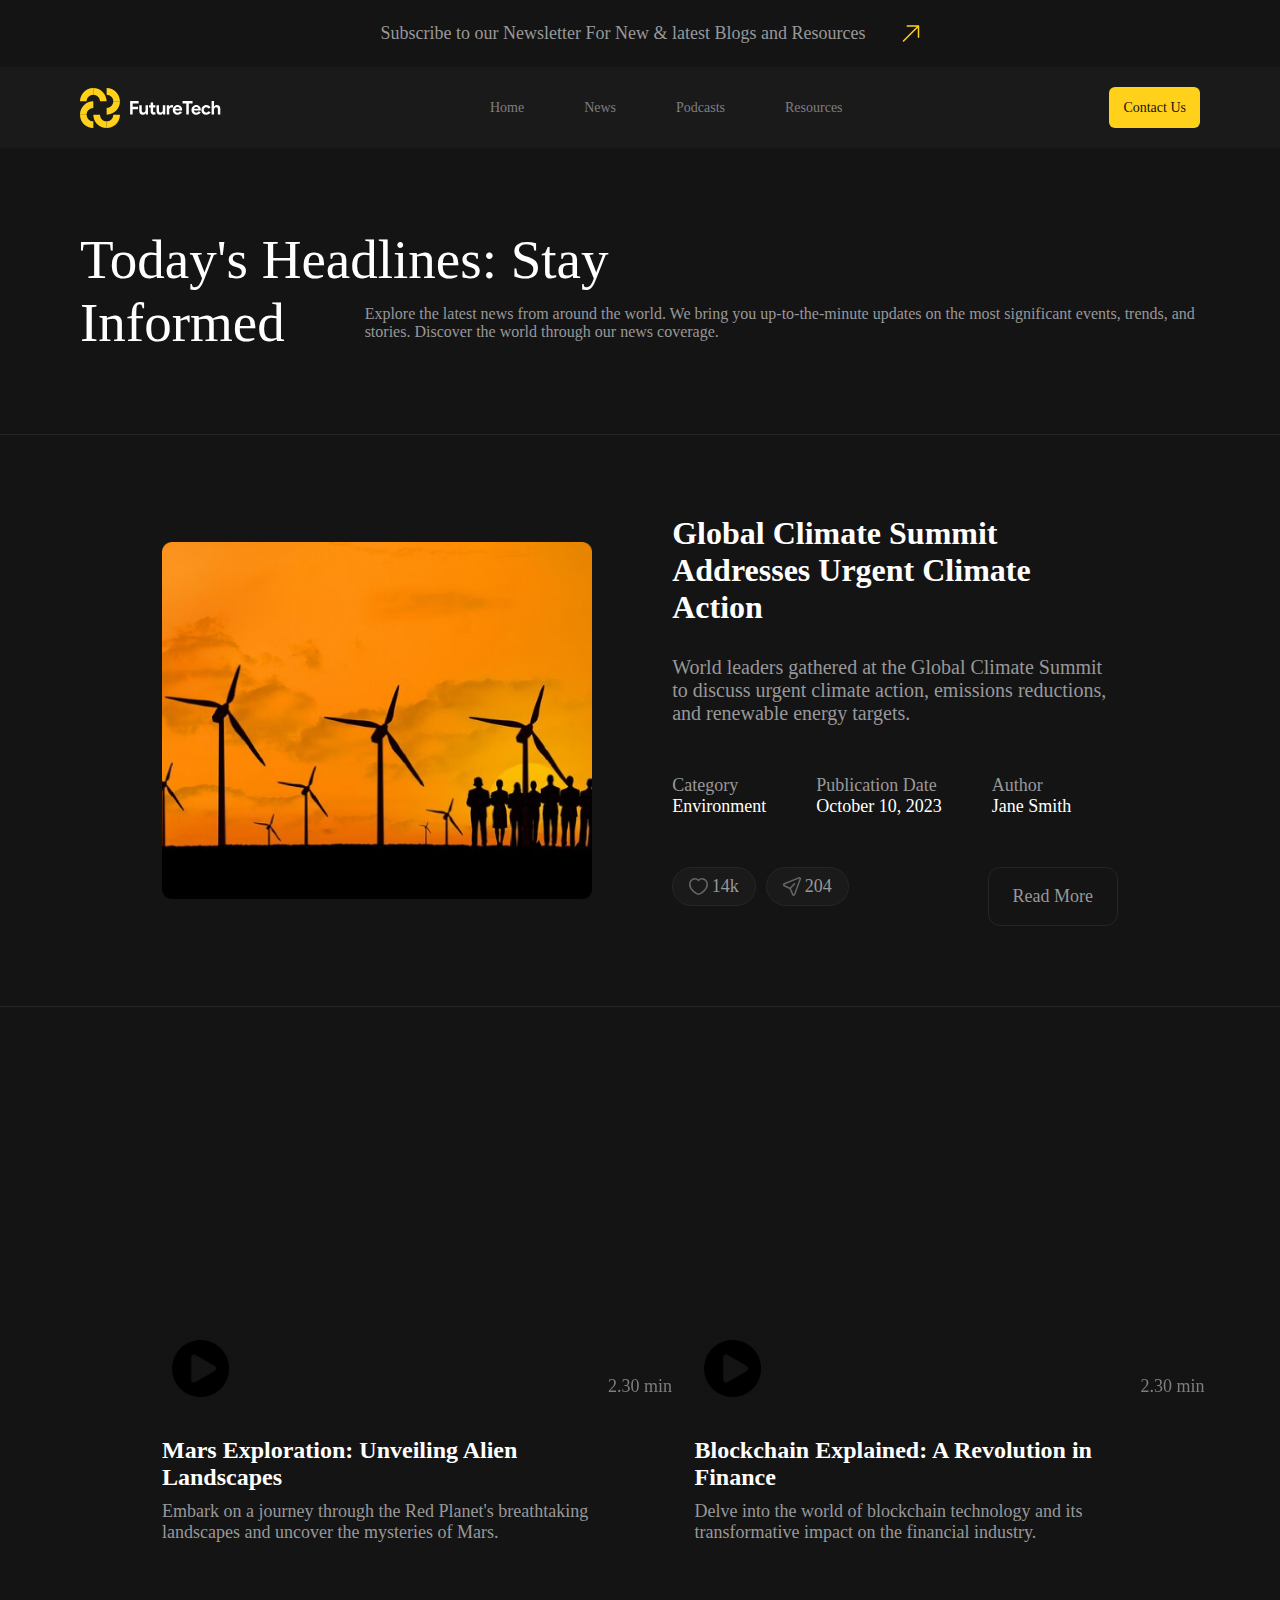
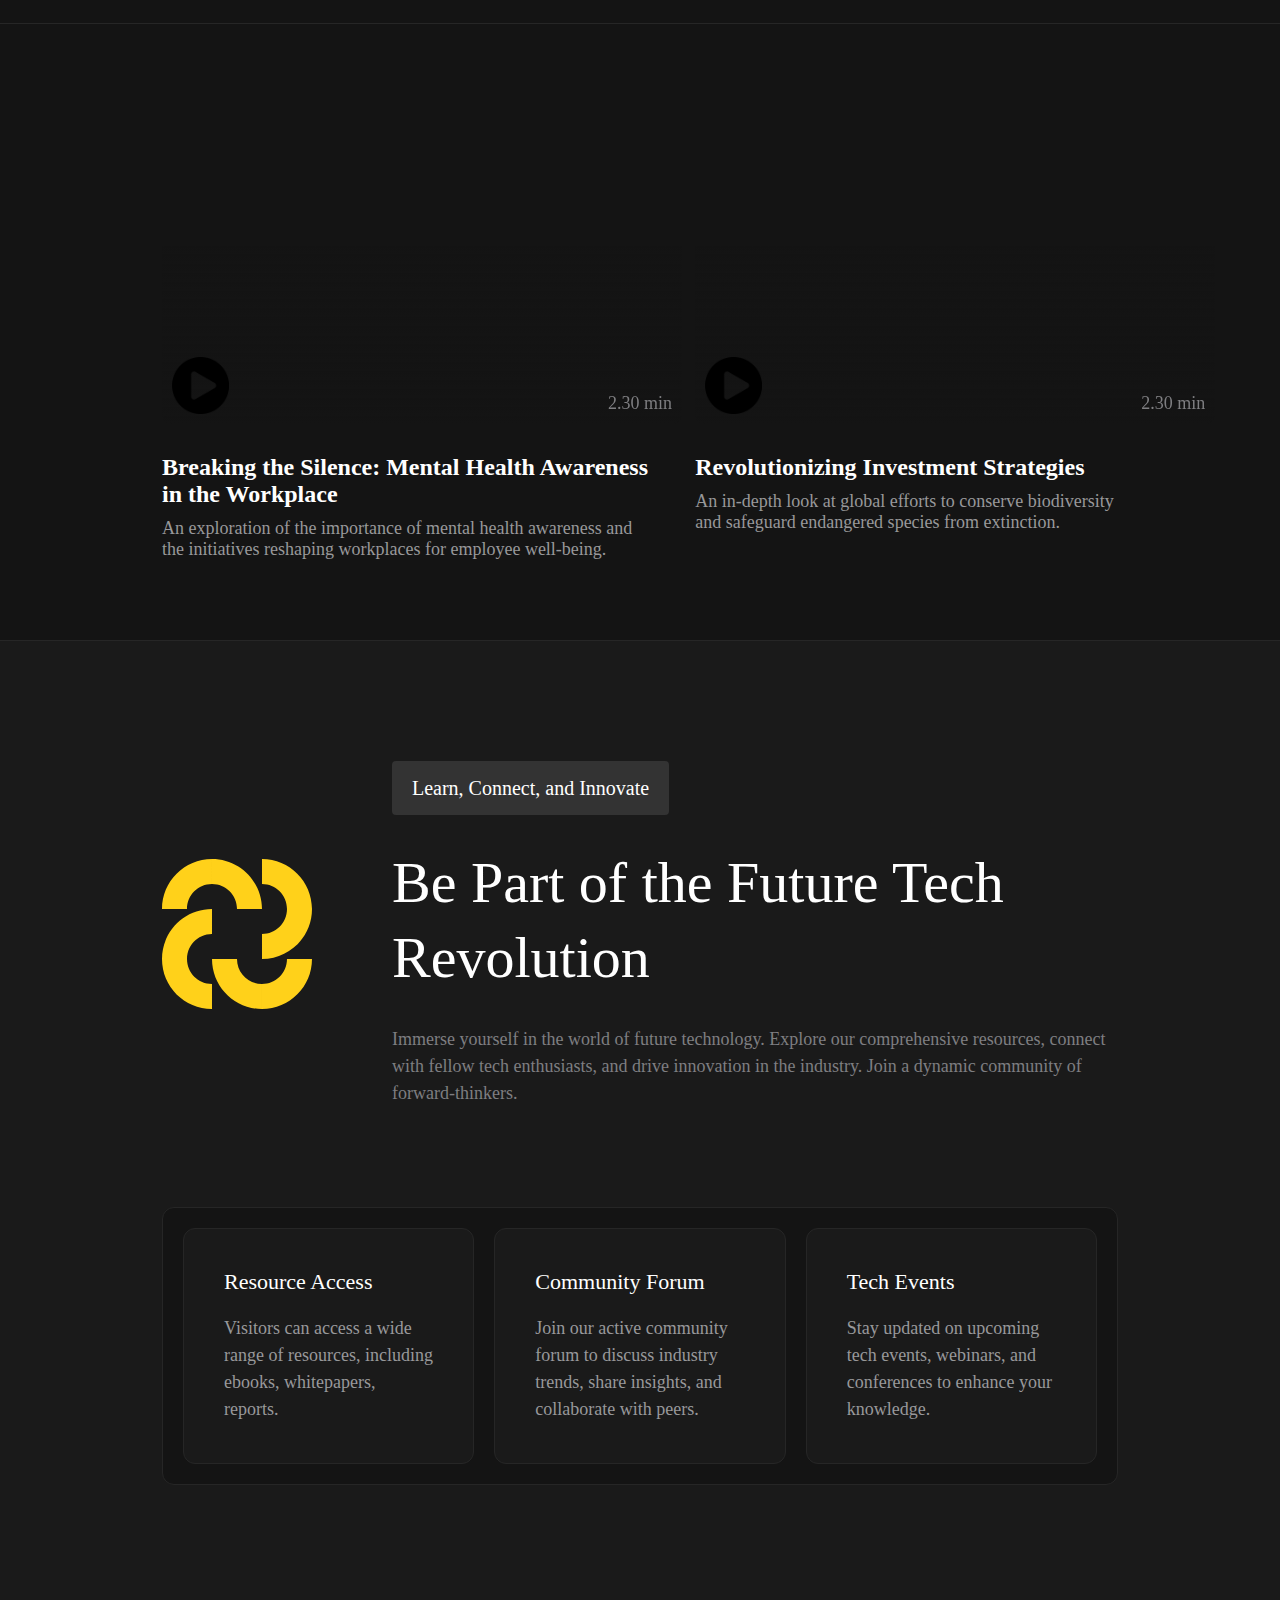
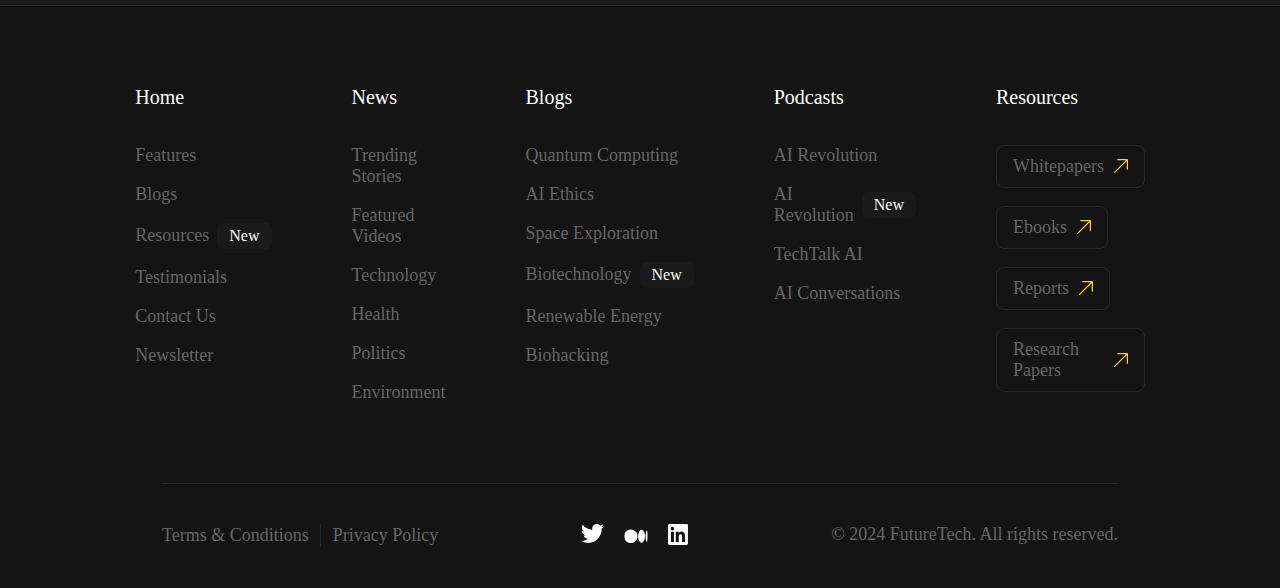
<file: index.html>
<!DOCTYPE html>
<html lang="en">
<head>
    <meta charset="UTF-8">
    <meta name="viewport" content="width=device-width, initial-scale=1.0">
    <title>Project</title>
    <link rel="stylesheet" href="style.css">
</head>
<body>
    <header>
        <div class="top-banner">
            <p>Subscribe to our Newsletter For New & latest Blogs and Resources</p>
            <img src="./assets/icons/vector.svg">
        </div>  
        <div class="navbar">
            <img class="icon" src="./assets/icons/icon.svg">
            <div class="navbar-content">
                <a href="" class="navbar-links">Home</a>
                <a href="" class="navbar-links">News</a>
                <a href="" class="navbar-links">Podcasts</a>
                <a href="" class="navbar-links">Resources</a>
            </div>
            <a id="cu">Contact Us</a>
        </div>
    </header>
    <main>
        <div class="news-page">
            <p class="newsp1">Today's Headlines: Stay</p>
            <div class="title-content">
                <p class="newsp1">Informed</p>
                <p class="newsp2">
                    Explore the latest news from around the world. 
                    We bring you up-to-the-minute updates on the most significant events, 
                    trends, and stories. Discover the world through our news coverage.
                </p>
            </div>
        </div>
        <div class="sub-cont">
            <img class="GCS-image" src="./assets/icons/GCS.png">
            <div class="comment">
                <div class="text-cont">
                    <p class="gcs-style1">Global Climate Summit Addresses Urgent Climate Action</p>
                    <p class="gcs-style2">
                        World leaders gathered at the Global Climate Summit to discuss 
                        urgent climate action, emissions reductions, and renewable energy targets.
                    </p>
                </div>
                <div class="total">
                    <div class="table1">
                        <p class="gcs-style3">Category</p>
                        <p class="gcs-style4">Environment</p>
                    </div>
                    <div class="table2">
                        <p class="gcs-style3">Publication Date</p>
                        <p class="gcs-style4">October 10, 2023</p>
                    </div>
                    <div class="table3">
                        <p class="gcs-style3">Author</p>
                        <p class="gcs-style4">Jane Smith</p>
                    </div>  
                </div>
                <div class="svg-footer">
                    <div class="LikesShares">
                        <div class="likes">
                            <img src="assets/icons/like.svg">
                            <p>14k</p>
                        </div>
                        <div class="shares">
                            <img src="assets/icons/share.svg">
                            <p>204</p>
                        </div>
                    </div>
                    <div class="rm">
                        <a href="" id="text-rm">Read More</a>
                    </div>
                </div>
            </div>
        </div>
       <div class="cards">
            <div class="twocards1">
                <div class="cardAndtext">
                    <div class="card">
                        <div class="card-inner">
                            <div class="card-front1">
                                <img class="play" src="assets/icons/playbtn.png"/>
                                <div class="timetext">2.30 min</div>
                            </div>
                            <div class="card-back1">
                                <h2>Nature</h2>
                            </div>
                        </div>
                    </div>
                    <div class="gtext">
                        <h4>Mars Exploration: Unveiling Alien Landscapes</h4>
                        <p>Embark on a journey through the Red Planet's breathtaking landscapes and uncover the mysteries of Mars.</p>
                    </div>
                </div>
                <div class="cardAndtext">
                    <div class="card">
                        <div class="card-inner">
                            <div class="card-front2">
                                <img class="play" src="assets/icons/playbtn.png"/>
                                <div class="timetext">2.30 min</div>
                            </div>
                            <div class="card-back2">
                                <h2>Lake</h2>
                            </div>
                        </div>
                    </div>
                    <div class="gtext">
                        <h4>Blockchain Explained: A Revolution in Finance</h4>
                        <p>Delve into the world of blockchain technology and its transformative impact on the financial industry.</p>
                    </div>
                </div>  
            </div>
            <div class="twocards2">
                <div class="cardAndtext" id="fixcard">
                    <div class="card">
                        <div class="card-inner">
                            <div class="card-front3">
                                <img class="play" src="assets/icons/playbtn.png"/>
                                <div class="timetext">2.30 min</div>
                            </div>
                            <div class="card-back3">
                                <h2>Sky</h2>
                            </div>
                        </div>
                    </div>
                    <div class="gtext">
                        <h4>Breaking the Silence: Mental Health Awareness in the Workplace</h4>
                        <p>An exploration of the importance of mental health awareness and the initiatives reshaping workplaces for employee well-being.</p>
                    </div>
                </div>
                <div class="cardAndtext">
                    <div class="card">
                        <div class="card-inner">
                            <div class="card-front4">
                                <img class="play" src="assets/icons/playbtn.png"/>
                                <div class="timetext">2.30 min</div>
                            </div>
                            <div class="card-back4">
                                <h2>Wood</h2>
                            </div>
                        </div>
                    </div>
                    <div class="gtext">
                        <h4>Revolutionizing Investment Strategies</h4>
                        <p>An in-depth look at global efforts to conserve biodiversity and safeguard endangered species from extinction.</p>
                    </div>
                </div>
            </div>
        </div>
        <div class="be-part">
            <div class="bp">
                <img src="assets/icons/icon2.svg">
                <div class="bp-text">
                    <div class="lc-border">
                        <p class="lc-text">Learn, Connect, and Innovate</p>
                    </div>
                    <p class="BPotF">Be Part of the Future Tech Revolution</p>
                    <p class="iy-text">Immerse yourself in the world of future technology. 
                        Explore our comprehensive resources, connect with fellow tech enthusiasts, 
                        and drive innovation in the industry. Join a dynamic community of forward-thinkers.</p>
                </div>
            </div>
            <div class="bg-link">
                <div class="inf-div">
                    <div class="ArrowAndMW">
                        <span class="main-word">Resource Access</span>
                    </div>
                    <p class="inf-text">Visitors can access a wide range of resources, 
                        including ebooks, whitepapers, reports.</p>
                </div>
                <div class="inf-div">
                    <div class="ArrowAndMW">
                        <span class="main-word">Community Forum</span>
                    </div>
                    <p class="inf-text">Join our active community forum to discuss industry trends, 
                        share insights, and collaborate with peers.</p>
                </div>
                <div class="inf-div">
                    <div class="ArrowAndMW">
                        <span class="main-word">Tech Events</span>
                    </div>
                    <p class="inf-text">Stay updated on upcoming tech events, webinars, 
                        and conferences to enhance your knowledge.</p>
                </div>
            </div>
        </div>
    </main>
    <footer>
        <div class="upper-div">
            <div class="container">
                <p class="hword">Home</p>
                <div class="container2">
                    <p class="word">Features</p>
                    <p class="word">Blogs</p>
                    <div class="container3">
                        <p class="word">Resources</p>
                        <p class="new">New</p>
                    </div>
                    <p class="word">Testimonials</p>
                    <p class="word">Contact Us</p>
                    <p class="word">Newsletter</p>
                </div>
            </div>
            <div class="container">
                <p class="hword">News</p>
                <div class="container2">
                    <p class="word">Trending Stories</p>
                    <p class="word">Featured Videos</p>
                    <p class="word">Technology</p>
                    <p class="word">Health</p>
                    <p class="word">Politics</p>
                    <p class="word">Environment</p>
                </div>
            </div>
            <div class="container">
                <p class="hword">Blogs</p>
                <div class="container2">
                    <p class="word">Quantum Computing</p>
                    <p class="word">AI Ethics</p>
                    <p class="word">Space Exploration</p>
                    <div class="container3">
                        <p class="word">Biotechnology</p>
                        <p class="new">New</p>
                    </div>
                    <p class="word">Renewable Energy</p>
                    <p class="word">Biohacking</p>
                </div>
            </div>
            <div class="container">
                <p class="hword">Podcasts</p>
                <div class="container2">
                    <p class="word">AI Revolution</p>
                    <div class="container3">
                        <p class="word">AI Revolution</p>
                        <p class="new">New</p>
                    </div>
                    <p class="word">TechTalk AI</p>
                    <p class="word">AI Conversations</p>
                </div>
            </div>
            <div class="container">
                <p class="hword">Resources</p>
                <div class="container2">
                    <div class="res-box">
                        <p class="word">Whitepapers</p>
                        <img src="assets/icons/arrow.svg">
                    </div>
                    <div class="res-box">
                        <p class="word">Ebooks</p>
                        <img src="assets/icons/arrow.svg">       
                    </div>
                    <div class="res-box">
                        <p class="word">Reports</p>
                        <img src="assets/icons/arrow.svg">                       
                    </div>
                    <div class="res-box">
                        <p class="word">Research Papers</p>
                        <img src="assets/icons/arrow.svg">                        
                    </div>
                </div>  
            </div>
        </div>
        <div class="lower-div">
            <div class="tcpp">
                <p class="tandc">Terms & Conditions</p>
                <img src="assets/icons/line.svg">
                <p class="pp">Privacy Policy</p>
            </div>
            <div class="icons">
                <img src="assets/icons/twitter.svg">
                <img src="assets/icons/balls.svg">
                <img src="assets/icons/in.svg">
            </div>
            <p class="futtech">© 2024 FutureTech. All rights reserved.</p>
        </div>
    </footer>
</body>
</html>
</file>
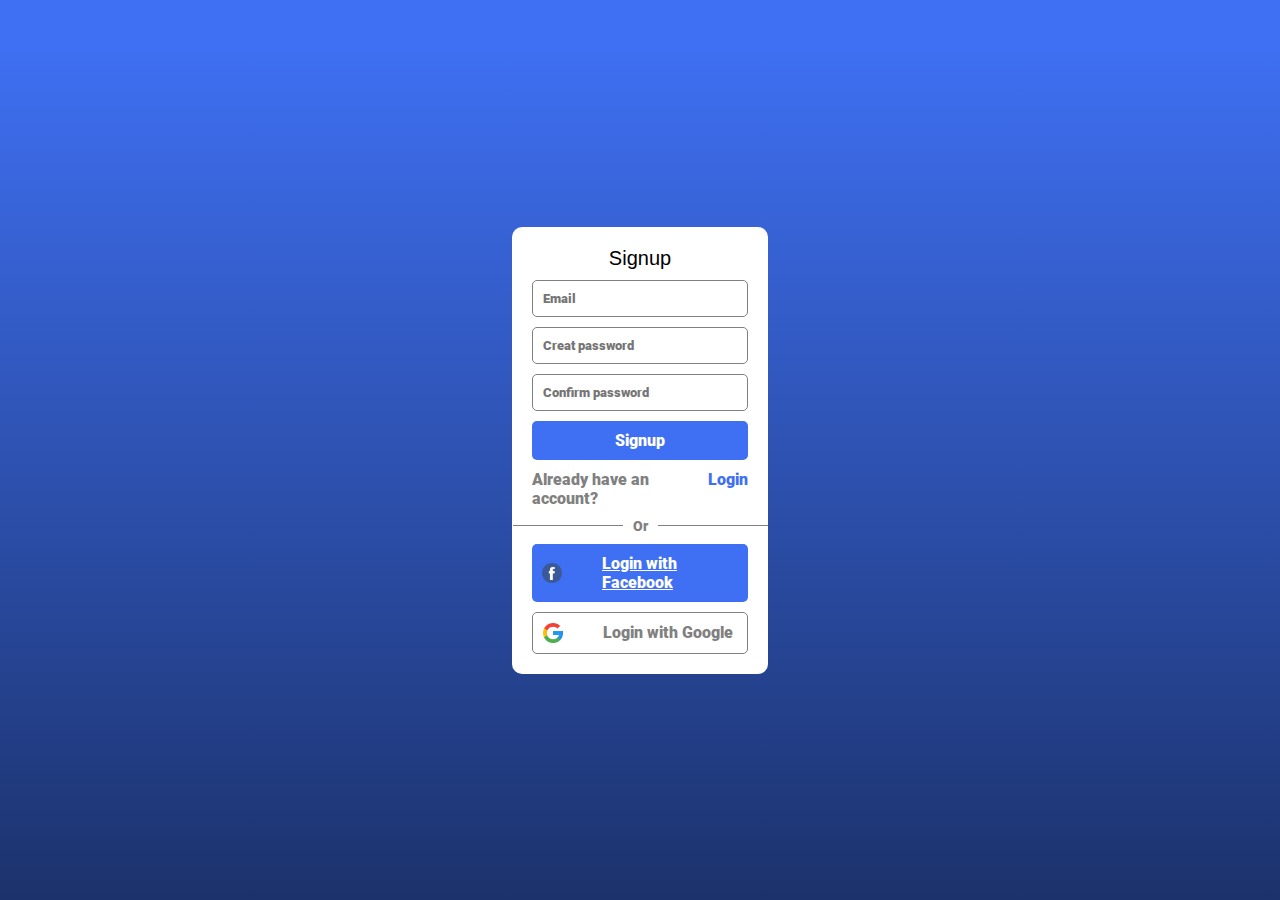
<file: auth.html>
<!DOCTYPE html>
<html lang="en">
<head>
    <meta charset="UTF-8">
    <meta name="viewport" content="width=device-width, initial-scale=1.0">
    <title>Document</title>
    <link rel="stylesheet" href="auth.css">
</head>
<body>
    <form id="sign-up">
        <label for="email">
            Signup
            <input id="email" type="email" placeholder="Email"/>
        </label>
        <input id="email" type="email" placeholder="Creat password"/>
        <input id="email" type="email" placeholder="Confirm password"/>
        <a class="btn" href="index.html" >Signup</a>
        <div class="text">
            <p>Already have an account?</p>
            <a href="">Login</a>
        </div>
        <div class="linetext">
            <hr>
            <span>Or</span>
            <hr>
        </div>
        <a href="https://www.facebook.com/" class="facebook">
            <img src="/images/facebook.png">
            <span>Login with Facebook</span>
        </a>
        <a class="google">
            <img src="/images/google.png">
            <p>Login with Google</p>
        </a>
</body>
</html>
</file>
<file: style.css>
/*top-banner*/

* {
    margin: 0;
}

.top-banner {
    background-color: rgb(20, 20, 20) ;
    display: flex;
    flex-direction: row;
    justify-content: center;
    gap: 10px;
}   

.top-banner p {
    font-family: Inter;
    color: rgb(152, 152, 154);
    font-size: 18px;
    font-weight: 400;
    line-height: 150%;
    padding: 20px 24px 20px 24px;
}

/*navbar*/

.navbar {
    background: rgb(26, 26, 26);
    display: flex;
    flex-direction: row;
    justify-content: space-between;
    align-items: center;
    padding: 20px 80px 20px 80px;
}

.navbar-content {
    display: flex;
    flex-direction: row;
    justify-content: flex-start;
    align-items: center;
    gap: 24px;
    padding: 0px;

}

.navbar-links {
    padding: 10px 18px 10px 18px;
    color: rgb(126, 126, 129);
    font-size: 14px;
    text-decoration: none;
}

.navbar-links:hover {
    color: rgb(255, 255, 255);
    outline: 1px solid rgb(51, 51, 51);
    border-radius: 6px;
    background: rgb(20, 20, 20);
}

#cu {
    color: rgb(20, 20, 20);
    font-size: 14px;
    font-weight: 500;
    line-height: 150%;
    letter-spacing: 0%;
    text-align: left;
    display: flex;
    flex-direction: row;
    justify-content: flex-start;
    align-items: center;
    gap: 10;
    padding: 10px 14px 10px 14px;
    border-radius: 6px;
    background: rgb(255, 209, 26);
}

#cu:active {
    background-color: black;
    color: gray;
    outline: 2px solid rgb(51, 51, 51);
}

/*main*/

main {
    background-color: rgb(20, 20, 20);
}

.news-page {
    display: flex;
    flex-direction: column;
    justify-content: flex-start;
    align-items: flex-start;
    gap: 20;
    padding: 80px 80px 80px 80px;
}

.newsp1 {
    color: rgb(255, 255, 255);
    font-size: 55px;
}

.title-content {
    display: flex;
    align-items: center;
    gap: 80px;
}

.newsp2 {
    color: rgb(152, 152, 154);
    font-size: 16px;
}

/*sub-cont*/

.GCS-image {
    width: 45%;
}

.sub-cont {
    display: flex;
    flex-direction: row;
    justify-content: flex-start;
    align-items: center;
    gap: 80px;
    padding: 80px 162px 80px 162px;
    border-top: 1px solid rgb(38, 38, 38);
}

.comment {
    display: flex;
    flex-direction: column;
    justify-content: flex-start;
    align-items: flex-start;
    gap: 50px;
    padding: 0px;
}

.text-cont {
display: flex;
flex-direction: column;
justify-content: flex-start;
align-items: flex-start;
gap: 30px;
}

.gcs-style1 {
    color: rgb(255, 255, 255);
    font-size: 32px;
    font-weight: 600;
}

.gcs-style2 {
    color: rgb(152, 152, 154);
    font-size: 20px;
    font-weight: 400;
}

.total {
display: flex;
flex-direction: row;
justify-content: flex-start;
align-items: flex-start;
gap: 50px;
}

.table1 {
display: flex;
flex-direction: column;
justify-content: flex-start;
align-items: flex-start;
gap: 4;
padding: 0px;
}

.table2 {
    display: flex;
    flex-direction: column;
    justify-content: flex-start;
    align-items: flex-start;
    gap: 4;
    padding: 0px;
}

.table3 {
    display: flex;
    flex-direction: column;
    justify-content: flex-start;
    align-items: flex-start;
    gap: 4;
    padding: 0px;
}

.gcs-style3 {
    color: rgb(152, 152, 154);
    font-size: 18px;
    font-weight: 400;
}

.gcs-style4 {
    color: rgb(255, 255, 255);
    font-size: 18px;
    font-weight: 400;
}

.svg-footer {
display: flex;
flex-direction: row;
justify-content: space-between;
align-items: flex-start;
padding: 0px;
flex: none;
order: 2;
align-self: stretch;
flex-grow: 0;
}

.LikesShares {
display: flex;
flex-direction: row;
justify-content: flex-start;
align-items: flex-start;
gap: 10px;
padding: 0px;
}

.likes {
    border: 1px solid rgb(38, 38, 38);
    border-radius: 100px;
    background: rgb(26, 26, 26);
    color: rgb(152, 152, 154);
    font-size: 18px;
    font-weight: 400;
    display: flex;
    flex-direction: row;
    justify-content: center;
    align-items: center;
    gap: 4px;
    padding: 8px 16px 8px 16px;
}

.shares {
    border: 1px solid rgb(38, 38, 38);
    border-radius: 100px;
    background: rgb(26, 26, 26);
    color: rgb(152, 152, 154);
    font-size: 18px;
    font-weight: 400;
    display: flex;
    flex-direction: row;
    justify-content: center;
    align-items: center;
    gap: 4px;
    padding: 8px 16px 8px 16px;  
}

.rm {
    display: flex;
    flex-direction: row;
    justify-content: flex-start;
    align-items: center;
    gap: 10;
    padding: 18px 24px 18px 24px;
    border: 1px solid rgb(38, 38, 38);
    border-radius: 12px;
    background: rgb(20, 20, 20);
    font-size: 18px;
    font-weight: 400;
    display: flex;
    flex-direction: row;
    justify-content: center;
    align-items: center;
    gap: 10;
    padding: 18px 24px 18px 24px;
}

#text-rm {
    text-decoration: none;
    color: rgb(152, 152, 154);
}

/*be-part*/

.be-part {
    display: flex;
    flex-direction: column;
    justify-content: center;
    align-items: flex-start;
    gap: 100px;
    padding: 120px 162px 120px 162px;

    box-sizing: border-box;
    border-bottom: 1px solid rgb(38, 38, 38);
    border-top: 1px solid rgb(38, 38, 38);
    background: rgb(26, 26, 26);
}

.bp {
    display: flex;
    flex-direction: row;
    justify-content: flex-start;
    align-items: center;
    gap: 80px;
    padding: 0px;
}

.bp-text {
    display: flex;
    flex-direction: column;
    justify-content: center;
    align-items: flex-start;
    gap: 30px;
    padding: 0px;
}

.lc-border {
    display: flex;
    flex-direction: row;
    justify-content: center;
    align-items: flex-start;
    gap: 10;
    padding: 6px 10px 6px 10px;

    border-radius: 4px;

    background: rgb(51, 51, 51);
}

.lc-text {
    display: flex;
    flex-direction: row;
    justify-content: center;
    align-items: flex-start;
    gap: 10;
    padding: 6px 10px 6px 10px;

    color: rgb(255, 255, 255);
    font-family: Inter;
    font-size: 20px;
    font-weight: 500;
    line-height: 150%;
    letter-spacing: -3%;
    text-align: left;
}

.lc-border:hover {
    outline: 3px solid black;
}

.BPotF {
    display: flex;
    flex-direction: column;
    justify-content: center;
    align-items: flex-start;
    gap: 16;
    padding: 0px;
    color: rgb(255, 255, 255);
    font-family: Kumbh Sans;
    font-size: 58px;
    font-weight: 500;
    line-height: 130%;
    letter-spacing: -3%;
    text-align: left;
}

.iy-text {
    display: flex;
    flex-direction: column;
    justify-content: center;
    align-items: flex-start;
    gap: 30;
    padding: 0px;
    color: rgb(126, 126, 129);
    font-family: Inter;
    font-size: 18px;
    font-weight: 400;
    line-height: 150%;
    letter-spacing: -3%;
    text-align: left;
}

.bg-link {
    display: flex;
    flex-direction: row;
    justify-content: flex-start;
    align-items: flex-start;
    gap: 20px;
    padding: 20px;

    box-sizing: border-box;
    border: 1px solid rgb(38, 38, 38);
    border-radius: 12px;
    
    background: rgb(20, 20, 20);
}

.inf-div {
    width: 33%;
    display: flex;
    flex-direction: column;
    justify-content: flex-start;
    align-items: flex-start;
    gap: 20px;
    padding: 40px;

    box-sizing: border-box;
    border: 1px solid rgb(38, 38, 38);
    border-radius: 12px;

    background: rgb(26, 26, 26);
}

.main-word {
    display: flex;
    flex-direction: row;
    justify-content: flex-start;
    align-items: center;
    gap: 20;
    padding: 0px;

    color: rgb(255, 255, 255);
    font-family: Inter;
    font-size: 22px;
}

.inf-text {
    display: flex;
    flex-direction: column;
    justify-content: flex-start;
    align-items: flex-start;
    gap: 20;

    color: rgb(152, 152, 154);
    font-family: Inter;
    font-size: 18px;
    font-weight: 400;
    line-height: 150%;
}

/*footer*/

footer {
    display: flex;
    flex-direction: column;
    justify-content: flex-start;
    align-items: flex-start;
    padding: 0px 162px 0px 162px;
    background-color: rgb(20, 20, 20);
}

.lower-div {
    display: flex;
    flex-direction: row;
    justify-content: space-between;
    align-items: flex-start;
    width: 100%;
    padding: 40px 0px 40px 0px;
}

.tcpp {
    display: flex;
    flex-direction: row;
    justify-content: flex-start;
    align-items: center;
    gap: 11;
    padding: 0px;
    gap: 11.5px;
}

.tandc {
    display: flex;
    flex-direction: row;
    justify-content: flex-start;
    align-items: center;
    gap: 11;
    padding: 0px;

    color: rgb(102, 102, 102);
    font-family: Inter;
    font-size: 18px;
    font-weight: 400;
}

.pp {
    display: flex;
    flex-direction: row;
    justify-content: flex-start;
    align-items: center;
    gap: 11;
    padding: 0px;

    color: rgb(102, 102, 102);
    font-family: Inter;
    font-size: 18px;
    font-weight: 400;
}

.futtech {
    display: flex;
    flex-direction: row;
    justify-content: flex-start;
    align-items: flex-start;
    gap: 10;

    color: rgb(102, 102, 102);
    font-family: Inter;
    font-size: 18px;
    font-weight: 400;
}

.icons {
    display: flex;
    flex-direction: row;
    justify-content: flex-start;
    align-items: flex-start;
    gap: 20px;
    padding: 0px;
}

/*upper-div*/

.upper-div {
    display: flex;
    flex-direction: row;
    justify-content: center;
    align-items: flex-start;
    gap: 80px;
    padding: 80px 0px 80px 0px;
    width: 100%;

    border-bottom: 1px solid rgb(38, 38, 38);
}

.container {
    display: flex;
    flex-direction: column;
    justify-content: flex-start;
    align-items: flex-start;
    gap: 36px;
    padding: 0px;
}

.container2 {
    display: flex;
    flex-direction: column;
    justify-content: flex-start;
    align-items: flex-start;
    gap: 18px;
    padding: 0px;

    color: rgb(102, 102, 102);
    font-family: Inter;
    font-size: 18px;
    font-weight: 400;
}

.container3 {
    display: flex;
    flex-direction: row;
    justify-content: flex-start;
    align-items: center;
    gap: 8px;
    padding: 0px;
}

.hword {
    color: rgb(255, 255, 255);
    font-family: Inter;
    font-size: 20px;
    font-weight: 500;
}

.res-box {
    display: flex;
    flex-direction: row;
    justify-content: flex-start;
    align-items: center;
    gap: 10px;
    padding: 10px 16px 10px 16px;

    box-sizing: border-box;
    border: 1px solid rgb(38, 38, 38);
    border-radius: 8px;
    background: rgb(20, 20, 20);
}

.new {
    display: flex;
    flex-direction: row;
    justify-content: flex-start;
    align-items: center;
    gap: 10px;
    padding: 4px 12px 4px 12px;

    box-sizing: border-box;
    border-radius: 6px;
    background: rgb(26, 26, 26);

    color: rgb(255, 255, 255);
    font-family: Inter;
    font-size: 16px;
    font-weight: 400;
}

.gtext {
    display: flex;
    flex-direction: column;
    justify-content: flex-start;
    align-items: flex-start;
    gap: 10px;
    padding: 0px;
    margin-top: 150px;
}

.gtext h4 {
    display: flex;
    flex-direction: column;
    justify-content: flex-start;
    align-items: flex-start;
    gap: 10px;
    padding: 0px;

    color: rgb(255, 255, 255);
    font-family: Inter;
    font-size: 24px;
    font-weight: 600;
}

.gtext p {
    display: flex;
    flex-direction: column;
    justify-content: flex-start;
    align-items: flex-start;
    gap: 10px;
    padding: 0px;

    color: rgb(152, 152, 154);
    font-family: Inter;
    font-size: 18px;
    font-weight: 400;
}

.cards {
    display: flex;
    flex-direction: column;
    border-top: 1px solid rgb(38, 38, 38);
}

.twocards1 {
    display: flex;
    flex-direction: row;
    justify-content: flex-start;
    align-items: flex-start;
    gap: 90px;
    padding: 80px 162px 80px 162px;
}

.twocards2 {
    display: flex;
    flex-direction: row;
    justify-content: flex-start;
    align-items: flex-start;
    gap: 40px;
    padding: 80px 162px 80px 162px;
    border-top: 1px solid rgb(38, 38, 38);
}

.cardsAndtext {
    display: flex;
    flex-direction: column;
    justify-content: flex-start;
    align-items: flex-start;
    gap: 30px;
}

.play {
    width: 57px;
    height: 57px;
}

.timetext {
    display: flex;
    flex-direction: row;
    align-items: flex-end;
    justify-content: flex-end;
    gap: 10px;

    color: rgb(126, 126, 129);
    font-family: Inter;
    font-size: 18px;
    font-weight: 400;
    text-align: right;
}

.card {
    width: 300px;
    height: 200px;
    perspective: 1000px;
}

.card-inner {
    width: 500px;
    height: 300px;

    transition: transform 0.6s;
    transform-style: preserve-3d;
    position: relative;
}

.card:hover .card-inner {
    transform: rotateY(180deg);
}

.card-front1,
.card-back1 {
    width: 500px;
    height: 300px;
    position: absolute;
    backface-visibility: hidden;
    display: flex;
    justify-content: center;
    align-items: center;
    border-radius: 10px;
    padding: 10px;
}

.card-front1 {
    display: flex;
    justify-content: space-between;
    align-items: flex-end;
    background: linear-gradient(180.00deg, rgba(20, 20, 20, 0) 44.273%,rgb(20, 20, 20) 100%),url("https://azbyka.ru/wp-content/uploads/2016/07/priroda.jpg");
    color: white;
}

.card-back1 {
    background-color: rgb(26, 26, 26);
    color: yellow;
    transform: rotateY(180deg);
}

.card-front2, 
.card-back2 {
    width: 500px;
    height: 300px;
    position: absolute;
    backface-visibility: hidden;
    display: flex;
    justify-content: center;
    align-items: center;
    border-radius: 10px;
    padding: 10px;
}

.card-front2 {
    display: flex;
    justify-content: space-between;
    align-items: flex-end;
    background: linear-gradient(180.00deg, rgba(20, 20, 20, 0) 44.273%,rgb(20, 20, 20) 100%),url("https://images.ctfassets.net/hrltx12pl8hq/5TZ5EiJ5IdzEKX4Ki21DNZ/cf7ab2894db4625bd19ba2ba0bd5cb32/3_lakes.webp");
    color: white;
}

.card-back2 {
    background-color: rgb(26, 26, 26);
    color: yellow;
    transform: rotateY(180deg);
}

.card-front3, 
.card-back3 {
    width: 500px;
    height: 300px;
    position: absolute;
    backface-visibility: hidden;
    display: flex;
    justify-content: center;
    align-items: center;
    border-radius: 10px;
    padding: 10px;
}

.card-front3 {
    display: flex;
    justify-content: space-between;
    align-items: flex-end;
    background: linear-gradient(180.00deg, rgba(20, 20, 20, 0) 44.273%,rgb(20, 20, 20) 100%),url("https://pic.rutube.ru/video/ab/64/ab648b857101fa366e76518e931e0584.png");
    color: white;
}

.card-back3 {
    background-color: rgb(26, 26, 26);
    color: yellow;
    transform: rotateY(180deg);
}

.card-front4, 
.card-back4 {
    width: 500px;
    height: 300px;
    position: absolute;
    backface-visibility: hidden;
    display: flex;
    justify-content: center;
    align-items: center;
    border-radius: 10px;
    padding: 10px;
}

.card-front4 {
    display: flex;
    justify-content: space-between;
    align-items: flex-end;
    background: linear-gradient(180.00deg, rgba(20, 20, 20, 0) 44.273%,rgb(20, 20, 20) 100%),url("https://ybis.ru/wp-content/uploads/2023/09/osenniaia-priroda-1-1.webp");
    color: white;
}

.card-back4 {
    background-color: rgb(26, 26, 26);
    color: yellow;
    transform: rotateY(180deg);
}

@media (max-width: 1440px) {
    .group1 {
        padding: 0 90px 0 90px;
        gap: 80px;
    }

    .group2 {
        padding: 0 90px 0 90px;
    }

    .imgGroups p {
        width: 500px;
    }

}
</file>
<file: auth.css>
* {
    margin: 0;
    padding: 0;
    box-sizing: border-box;
    font-family: 'Roboto';
}

html,
body {
    height: 100%;
}

body {
    background: linear-gradient(180.00deg,rgb(63, 112, 243) 5%, rgb(28, 50, 108) 100%);
    display: flex;
    justify-content: center;
    align-items: center;
}

#sign-up {
    background-color: white;
    display: flex;
    flex-direction: column;
    align-items: center;
    border-radius: 10px;
    gap: 10px;
    padding: 20px;
    width: 20%;
}

label {
    font-weight: 500;
    font-size: 20px;
    font-family:'Segoe UI', Tahoma, Geneva, Verdana, sans-serif;
    display: flex;
    align-items: center;
    text-align: center;
    flex-direction: column;
    gap: 10px;
    width: 100%;
}

input {
    border-radius: 5px;
    padding: 10px;
    width: 100%;
    border: 1px solid gray;
}

.btn {
    border-radius: 5px;
    border: none;
    padding: 10px;
    width: 100%;
    background-color: rgb(63, 112, 243);
    color: white;
    text-decoration: none;
    text-align: center;
}

.text {
    display: flex;
    gap: 3px;
}

.text p {
    color: gray;
}

.text a {
    color: rgb(63, 112, 243);
    text-decoration: none;
}

.linetext {
    color: gray;
    display: flex;
    gap: 20px;
}

.linetext {
    display: flex;
    align-items: center;
    justify-content: center;
    gap: 10px;
  }
  
.linetext hr {
    flex: 1;
    border: none;
    height: 1px;
    background-color: gray;
    width: 110px;
  }
  
.linetext span {
    font-size: 14px;
    color: gray;
    font-weight: bold;
}

.facebook {
    width: 100%;
    background-color: rgb(63, 112, 243);
    border-radius: 5px;
    padding: 10px;
    color: white;
    display: flex;
    justify-content: flex-start;
    align-items: center;
    gap: 40px;
}

.google {
    display: flex;
    border: 1px solid gray;
    padding: 10px;
    border-radius: 5px;
    width: 100%;
    justify-content: flex-start;
    align-items: center;
    gap: 40px;
    color: gray;
}

.facebook img {
    width: 20px;
    height: 20px;
}

.google img {
    width: 20px;
    height: 20px;
}

@font-face {
    font-family: "Roboto";
    src: url('/fonts/Roboto-Black.ttf');
}
</file>
